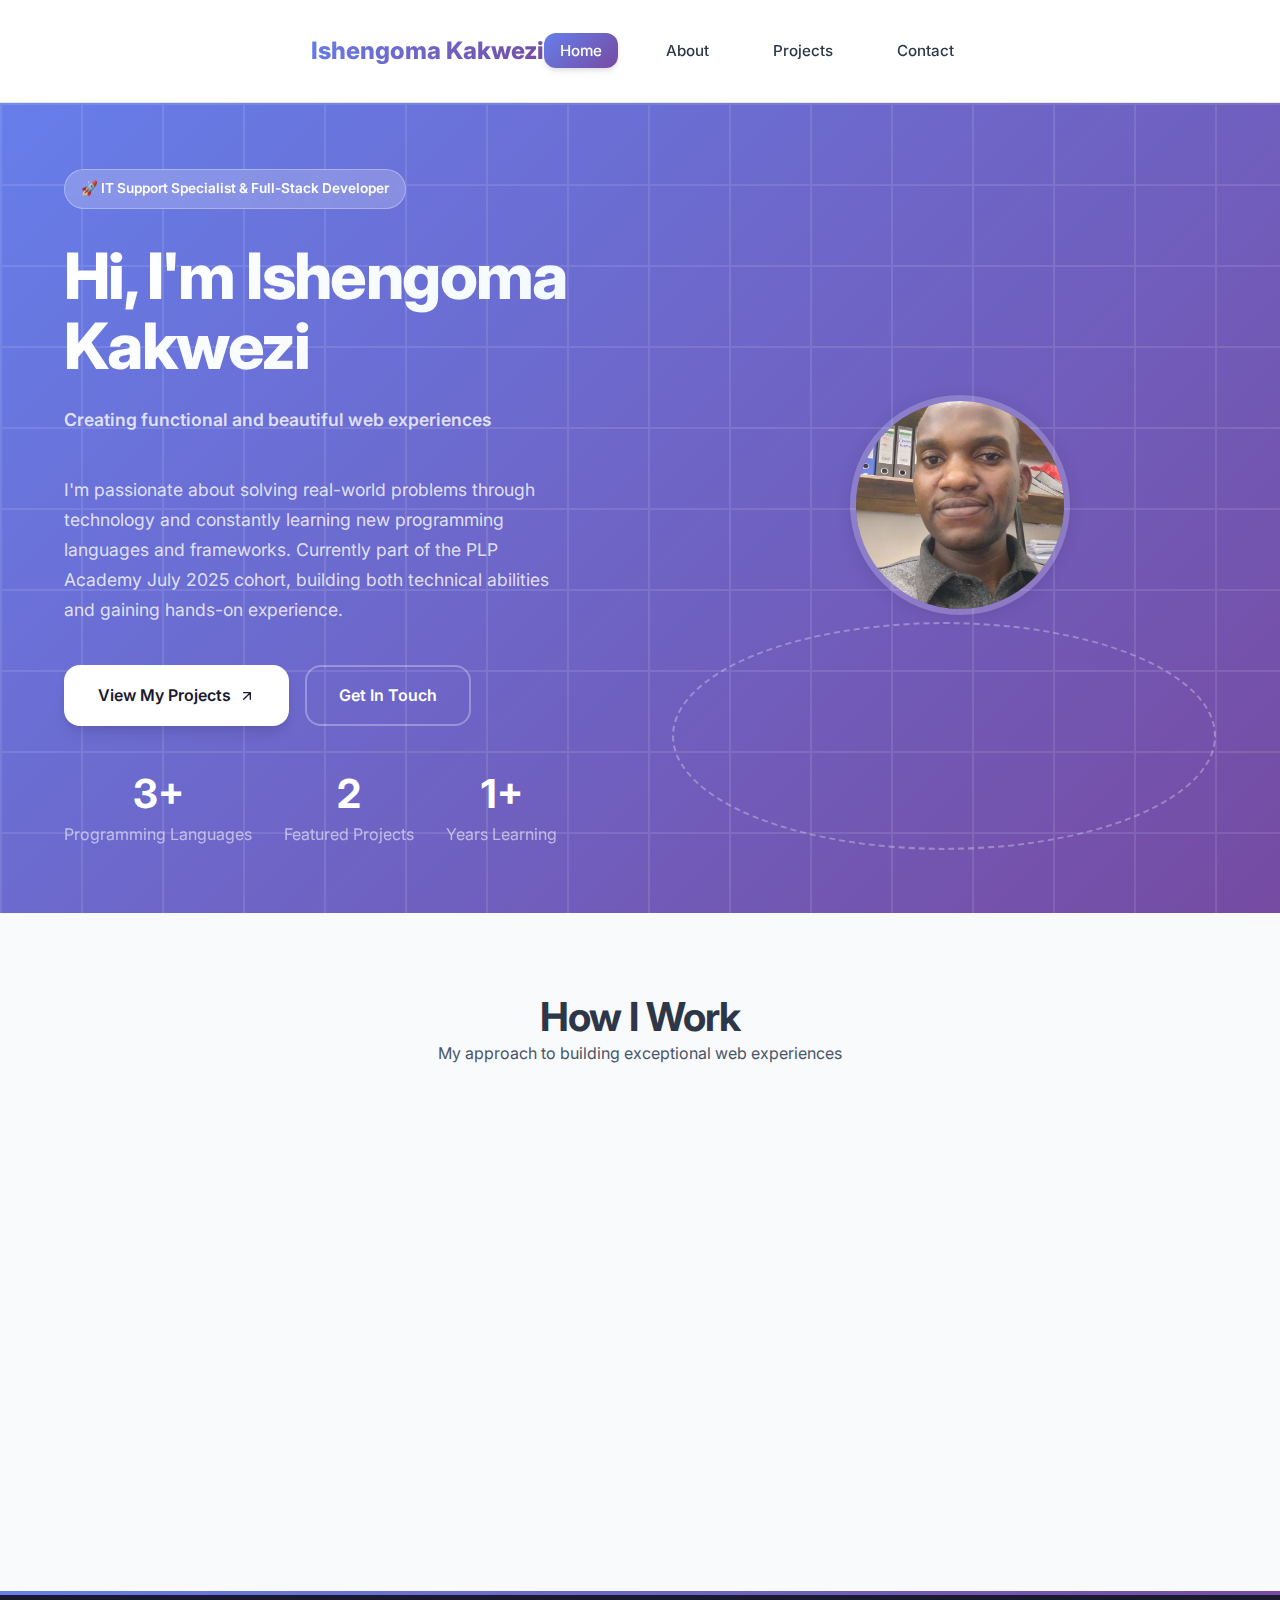
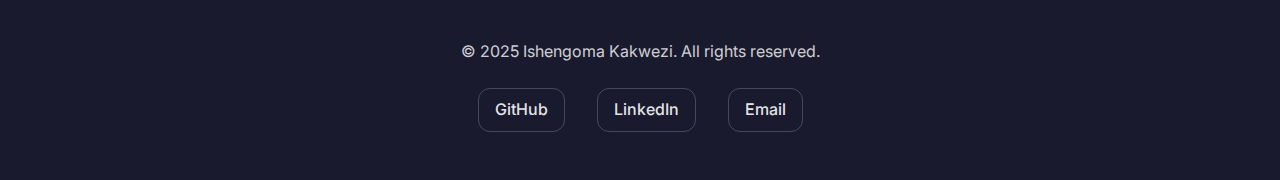
<file: index.html>
<!DOCTYPE html>
<html lang="en">
  <head>
    <meta charset="UTF-8" />
    <meta name="viewport" content="width=device-width, initial-scale=1.0" />
    <title>Ishengoma Kakwezi | Portfolio</title>
    <link rel="preconnect" href="https://fonts.googleapis.com" />
    <link rel="preconnect" href="https://fonts.gstatic.com" crossorigin />
    <link
      href="https://fonts.googleapis.com/css2?family=Inter:wght@300;400;500;600;700;800&display=swap"
      rel="stylesheet"
    />
    <link rel="stylesheet" href="css/style.css" />
    <script defer src="js/script.js"></script>
  </head>
  <body>
    <header>
      <nav class="navbar">
        <div class="container">
          <div class="navbar">
            <div class="logo">Ishengoma Kakwezi</div>
            <ul class="nav-links">
              <li><a href="index.html">Home</a></li>
              <li><a href="about.html">About</a></li>
              <li><a href="projects.html">Projects</a></li>
              <li><a href="contact.html">Contact</a></li>
            </ul>
            <div class="hamburger" id="hamburger-menu">
              <span></span><span></span><span></span>
            </div>
          </div>
        </div>
      </nav>
    </header>
    <main>
      <section class="hero">
        <div class="container">
          <div class="hero-container">
            <div class="hero-content fade-in">
              <div class="hero-badge">
                🚀 IT Support Specialist & Full-Stack Developer
              </div>
              <h1>Hi, I'm Ishengoma Kakwezi</h1>
              <p class="hero-subtitle">
                Creating functional and beautiful web experiences
              </p>
              <p>
                I'm passionate about solving real-world problems through
                technology and constantly learning new programming languages and
                frameworks. Currently part of the PLP Academy July 2025 cohort,
                building both technical abilities and gaining hands-on
                experience.
              </p>
              <div class="hero-buttons">
                <a href="projects.html" class="cta-btn primary">
                  View My Projects
                  <svg
                    width="16"
                    height="16"
                    viewBox="0 0 24 24"
                    fill="none"
                    xmlns="http://www.w3.org/2000/svg"
                  >
                    <path
                      d="M7 17L17 7M17 7H7M17 7V17"
                      stroke="currentColor"
                      stroke-width="2"
                      stroke-linecap="round"
                      stroke-linejoin="round"
                    />
                  </svg>
                </a>
                <a href="contact.html" class="cta-btn secondary">
                  Get In Touch
                </a>
              </div>
              <div class="hero-stats">
                <div class="hero-stat">
                  <span class="stat-number">3+</span>
                  <span class="stat-label">Programming Languages</span>
                </div>
                <div class="hero-stat">
                  <span class="stat-number">2</span>
                  <span class="stat-label">Featured Projects</span>
                </div>
                <div class="hero-stat">
                  <span class="stat-number">1+</span>
                  <span class="stat-label">Years Learning</span>
                </div>
              </div>
            </div>
            <div class="hero-image slide-in">
              <img
                src="images/profile.jpg"
                alt="Ishengoma Kakwezi"
                class="profile-img"
              />
              <div class="hero-decoration"></div>
            </div>
          </div>
        </div>
      </section>

      <!-- Process Section -->
      <section class="section-padding">
        <div class="container">
          <div class="text-center mb-4">
            <h2>How I Work</h2>
            <p>My approach to building exceptional web experiences</p>
          </div>
          <div class="process-grid">
            <div class="process-card fade-in">
              <div class="process-icon">🎯</div>
              <h3>Plan & Research</h3>
              <p>
                Understanding requirements, researching solutions, and creating
                detailed project roadmaps for success.
              </p>
            </div>
            <div class="process-card fade-in">
              <div class="process-icon">💻</div>
              <h3>Design & Code</h3>
              <p>
                Creating user-friendly designs and writing clean, maintainable
                code with modern best practices.
              </p>
            </div>
            <div class="process-card fade-in">
              <div class="process-icon">🚀</div>
              <h3>Test & Deploy</h3>
              <p>
                Thoroughly testing functionality and deploying with performance
                optimization and security in mind.
              </p>
            </div>
          </div>
        </div>
      </section>
    </main>
    <footer>
      <div class="container">
        <div class="footer-content">
          <p>© 2025 Ishengoma Kakwezi. All rights reserved.</p>
          <div class="footer-links">
            <a href="https://github.com/Isheboy" target="_blank">GitHub</a>
            <a
              href="https://www.linkedin.com/in/ishengoma-kakwezi-208392342"
              target="_blank"
              >LinkedIn</a
            >
            <a href="mailto:ishengomakakwezi193@gmail.com">Email</a>
          </div>
        </div>
      </div>
    </footer>
  </body>
</html>
</file>
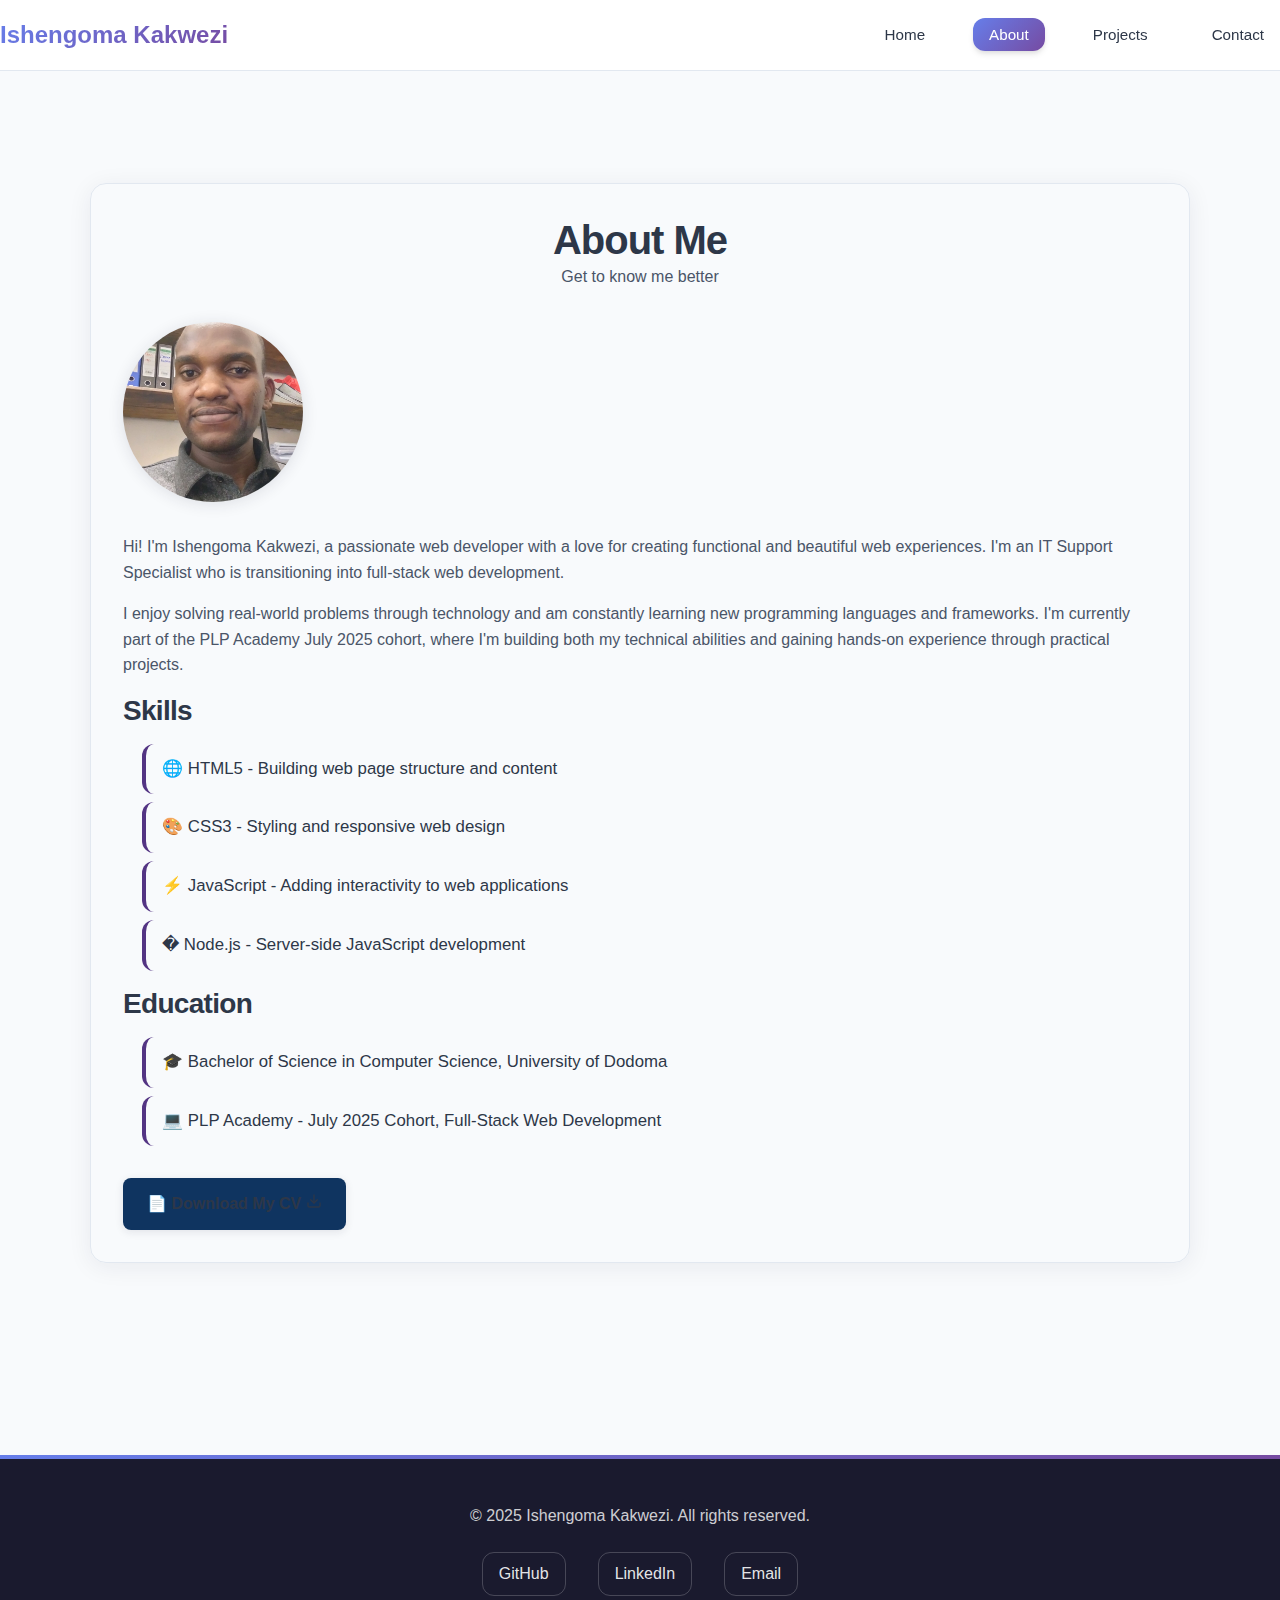
<file: about.html>
<!DOCTYPE html>
<html lang="en">
  <head>
    <meta charset="UTF-8" />
    <meta name="viewport" content="width=device-width, initial-scale=1.0" />
    <title>About | Ishengoma Kakwezi</title>
    <link rel="stylesheet" href="css/style.css" />
    <script defer src="js/script.js"></script>
  </head>
  <body>
    <header>
      <nav class="navbar">
        <div class="logo">Ishengoma Kakwezi</div>
        <ul class="nav-links">
          <li><a href="index.html">Home</a></li>
          <li><a href="about.html">About</a></li>
          <li><a href="projects.html">Projects</a></li>
          <li><a href="contact.html">Contact</a></li>
        </ul>
        <div class="hamburger" id="hamburger-menu">
          <span></span><span></span><span></span>
        </div>
      </nav>
    </header>
    <main>
      <section class="section-padding">
        <div class="container">
          <div class="about-section fade-in">
            <div class="text-center mb-4">
              <h2>About Me</h2>
              <p>Get to know me better</p>
            </div>
            <div class="about-content">
              <img
                src="images/profile.jpg"
                alt="Ishengoma Kakwezi"
                class="about-img slide-in"
              />
              <div>
                <p>
                  Hi! I'm Ishengoma Kakwezi, a passionate web developer with a
                  love for creating functional and beautiful web experiences.
                  I'm an IT Support Specialist who is transitioning into
                  full-stack web development.
                </p>
                <p>
                  I enjoy solving real-world problems through technology and am
                  constantly learning new programming languages and frameworks.
                  I'm currently part of the PLP Academy July 2025 cohort, where
                  I'm building both my technical abilities and gaining hands-on
                  experience through practical projects.
                </p>
                <h3>Skills</h3>
                <ul class="skills-list">
                  <li>🌐 HTML5 - Building web page structure and content</li>
                  <li>🎨 CSS3 - Styling and responsive web design</li>
                  <li>
                    ⚡ JavaScript - Adding interactivity to web applications
                  </li>
                  <li>� Node.js - Server-side JavaScript development</li>
                </ul>
                <h3>Education</h3>
                <ul class="education-list">
                  <li>
                    🎓 Bachelor of Science in Computer Science, University of
                    Dodoma
                  </li>
                  <li>
                    💻 PLP Academy - July 2025 Cohort, Full-Stack Web
                    Development
                  </li>
                </ul>

                <div class="cv-download">
                  <a
                    href="images/ISHENGOMA_KAKWEZI_CV.pdf"
                    class="cv-btn"
                    target="_blank"
                    download
                  >
                    📄 Download My CV
                    <svg
                      width="16"
                      height="16"
                      viewBox="0 0 24 24"
                      fill="none"
                      xmlns="http://www.w3.org/2000/svg"
                    >
                      <path
                        d="M21 15V19C21 19.5304 20.7893 20.0391 20.4142 20.4142C20.0391 20.7893 19.5304 21 19 21H5C4.46957 21 3.96086 20.7893 3.58579 20.4142C3.21071 20.0391 3 19.5304 3 19V15"
                        stroke="currentColor"
                        stroke-width="2"
                        stroke-linecap="round"
                        stroke-linejoin="round"
                      />
                      <path
                        d="M7 10L12 15L17 10"
                        stroke="currentColor"
                        stroke-width="2"
                        stroke-linecap="round"
                        stroke-linejoin="round"
                      />
                      <path
                        d="M12 15V3"
                        stroke="currentColor"
                        stroke-width="2"
                        stroke-linecap="round"
                        stroke-linejoin="round"
                      />
                    </svg>
                  </a>
                </div>
              </div>
            </div>
          </div>
        </div>
      </section>
    </main>
    <footer>
      <div class="footer-content">
        <p>© 2025 Ishengoma Kakwezi. All rights reserved.</p>
        <div class="footer-links">
          <a href="https://github.com/Isheboy" target="_blank">GitHub</a>
          <a
            href="https://www.linkedin.com/in/ishengoma-kakwezi-208392342"
            target="_blank"
            >LinkedIn</a
          >
          <a href="mailto:ishengomakakwezi193@gmail.com">Email</a>
        </div>
      </div>
    </footer>
  </body>
</html>
</file>
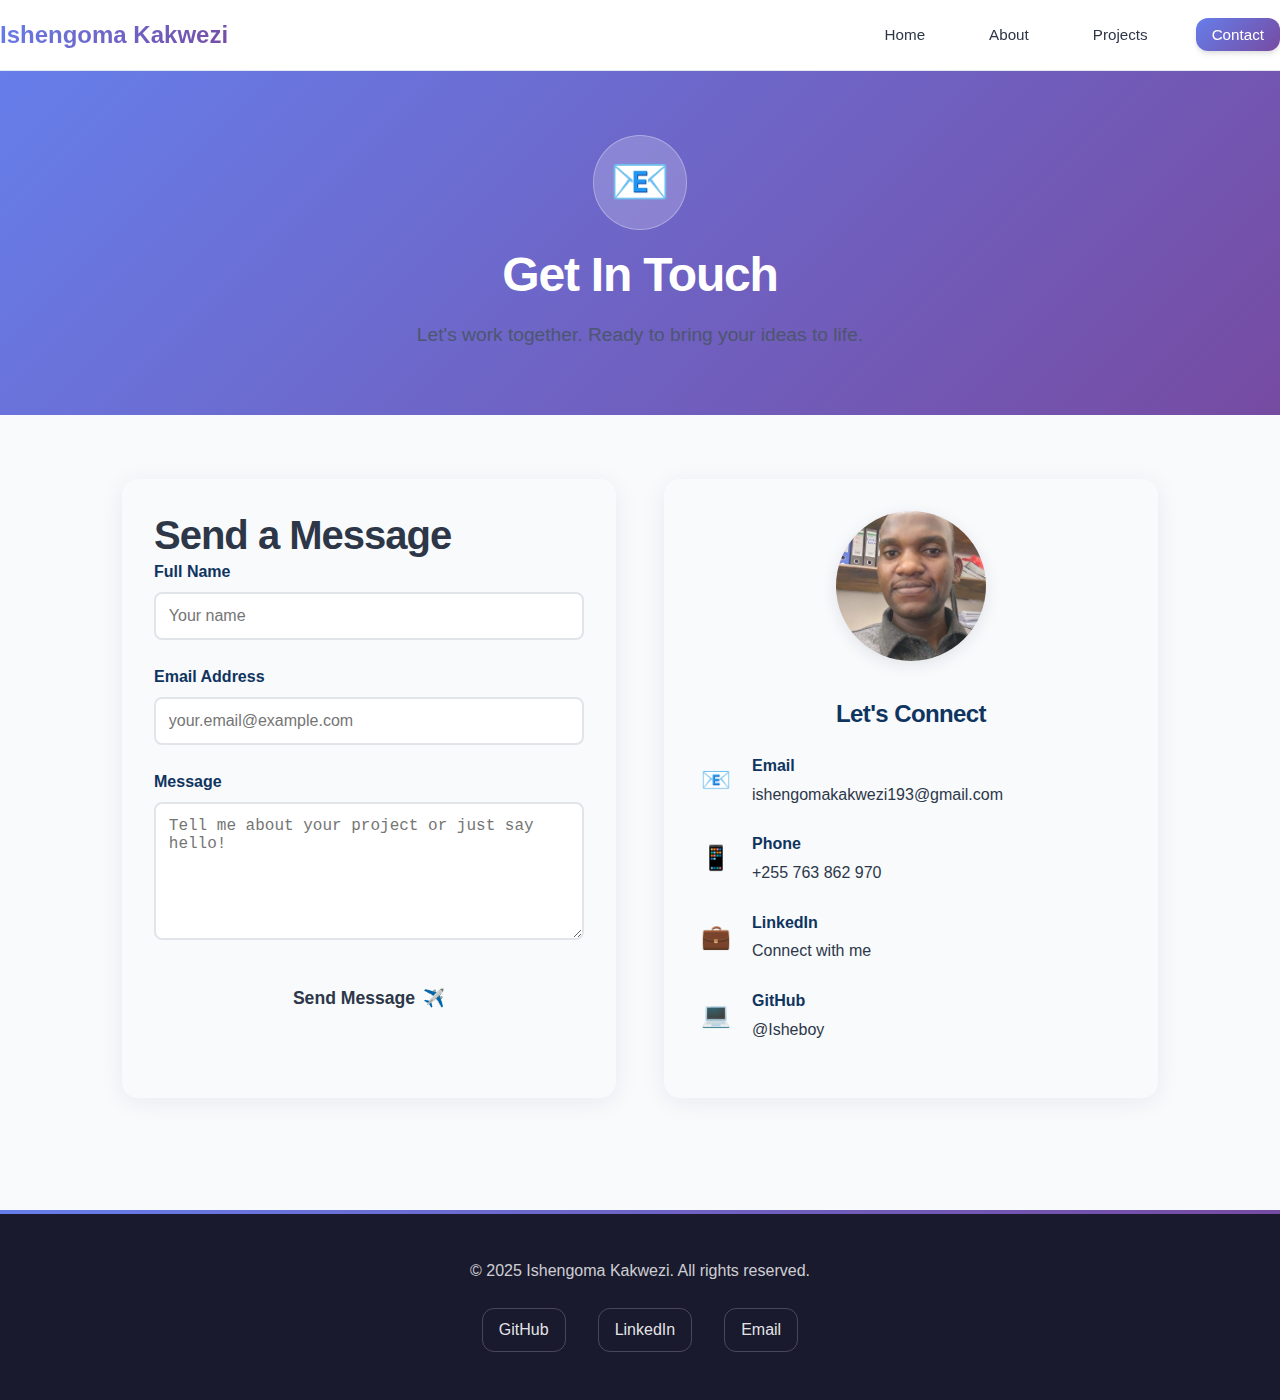
<file: contact.html>
<!DOCTYPE html>
<html lang="en">
  <head>
    <meta charset="UTF-8" />
    <meta name="viewport" content="width=device-width, initial-scale=1.0" />
    <title>Contact | Ishengoma Kakwezi</title>
    <link rel="stylesheet" href="css/style.css" />
    <script defer src="js/script.js"></script>
  </head>
  <body>
    <header>
      <nav class="navbar">
        <div class="logo">Ishengoma Kakwezi</div>
        <ul class="nav-links">
          <li><a href="index.html">Home</a></li>
          <li><a href="about.html">About</a></li>
          <li><a href="projects.html">Projects</a></li>
          <li><a href="contact.html">Contact</a></li>
        </ul>
        <div class="hamburger" id="hamburger-menu">
          <span></span><span></span><span></span>
        </div>
      </nav>
    </header>
    <main>
      <!-- Contact Hero Section -->
      <section class="contact-hero fade-in">
        <div class="container">
          <div class="hero-badge">📧</div>
          <h1>Get In Touch</h1>
          <p>Let's work together. Ready to bring your ideas to life.</p>
        </div>
      </section>

      <section class="contact-section fade-in">
        <div class="contact-container">
          <div class="contact-form-wrapper">
            <h2>Send a Message</h2>
            <form id="contact-form" class="contact-form">
              <div class="form-group">
                <label for="name">Full Name</label>
                <input
                  type="text"
                  id="name"
                  name="name"
                  required
                  placeholder="Your name"
                />
              </div>
              <div class="form-group">
                <label for="email">Email Address</label>
                <input
                  type="email"
                  id="email"
                  name="email"
                  required
                  placeholder="your.email@example.com"
                />
              </div>
              <div class="form-group">
                <label for="message">Message</label>
                <textarea
                  id="message"
                  name="message"
                  rows="6"
                  required
                  placeholder="Tell me about your project or just say hello!"
                ></textarea>
              </div>
              <button type="submit" class="submit-btn">
                <span>Send Message</span>
                <span class="btn-icon">✈️</span>
              </button>
            </form>
          </div>

          <div class="contact-info-wrapper">
            <img
              src="images/profile.jpg"
              alt="Contact Ishengoma"
              class="contact-image"
            />
            <div class="contact-info">
              <h3>Let's Connect</h3>
              <div class="contact-item">
                <span class="contact-icon">📧</span>
                <div>
                  <strong>Email</strong>
                  <a href="mailto:ishengomakakwezi193@gmail.com"
                    >ishengomakakwezi193@gmail.com</a
                  >
                </div>
              </div>
              <div class="contact-item">
                <span class="contact-icon">📱</span>
                <div>
                  <strong>Phone</strong>
                  <a href="tel:+255763862970">+255 763 862 970</a>
                </div>
              </div>
              <div class="contact-item">
                <span class="contact-icon">💼</span>
                <div>
                  <strong>LinkedIn</strong>
                  <a
                    href="https://www.linkedin.com/in/ishengoma-kakwezi-208392342"
                    target="_blank"
                    >Connect with me</a
                  >
                </div>
              </div>
              <div class="contact-item">
                <span class="contact-icon">💻</span>
                <div>
                  <strong>GitHub</strong>
                  <a href="https://github.com/Isheboy" target="_blank"
                    >@Isheboy</a
                  >
                </div>
              </div>
            </div>
          </div>
        </div>
      </section>
    </main>
    <footer>
      <div class="footer-content">
        <p>© 2025 Ishengoma Kakwezi. All rights reserved.</p>
        <div class="footer-links">
          <a href="https://github.com/Isheboy" target="_blank">GitHub</a>
          <a
            href="https://www.linkedin.com/in/ishengoma-kakwezi-208392342"
            target="_blank"
            >LinkedIn</a
          >
          <a href="mailto:ishengomakakwezi193@gmail.com">Email</a>
        </div>
      </div>
    </footer>
  </body>
</html>
</file>
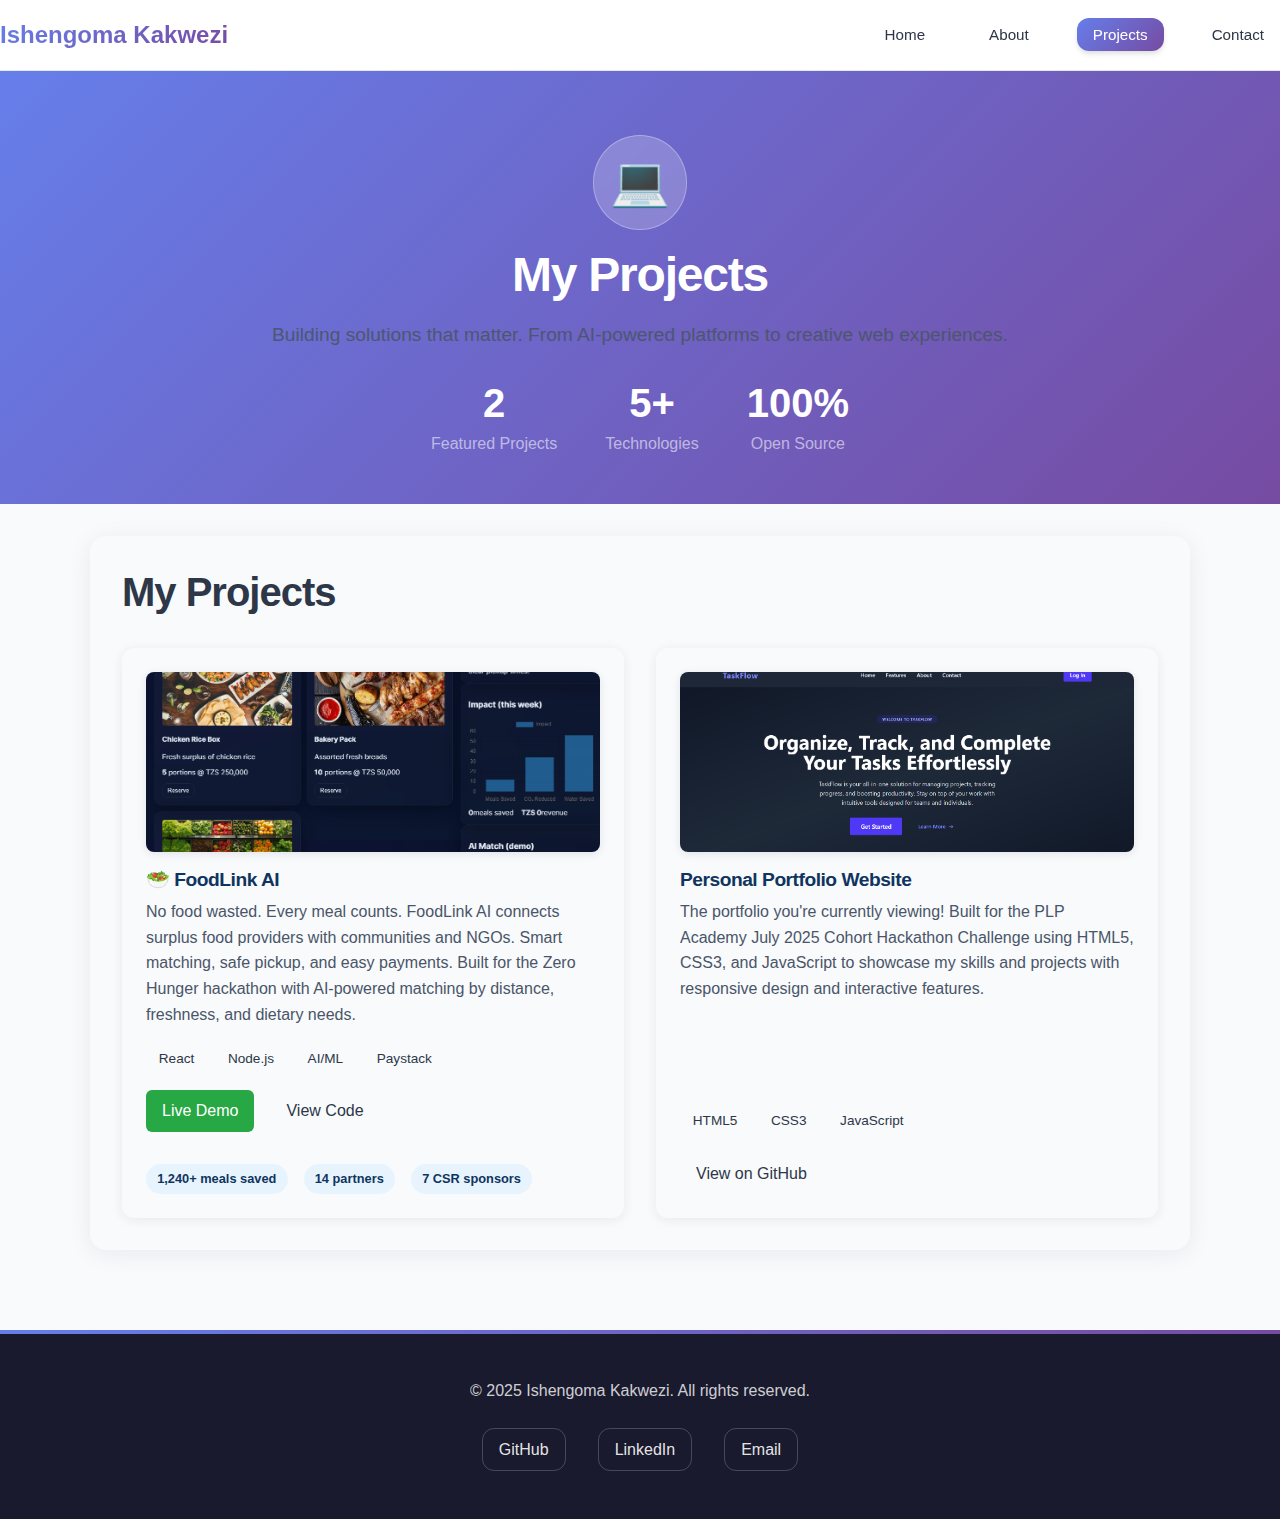
<file: projects.html>
<!DOCTYPE html>
<html lang="en">
  <head>
    <meta charset="UTF-8" />
    <meta name="viewport" content="width=device-width, initial-scale=1.0" />
    <title>Projects | Ishengoma Kakwezi</title>
    <link rel="stylesheet" href="css/style.css" />
    <script defer src="js/script.js"></script>
  </head>
  <body>
    <header>
      <nav class="navbar">
        <div class="logo">Ishengoma Kakwezi</div>
        <ul class="nav-links">
          <li><a href="index.html">Home</a></li>
          <li><a href="about.html">About</a></li>
          <li><a href="projects.html">Projects</a></li>
          <li><a href="contact.html">Contact</a></li>
        </ul>
        <div class="hamburger" id="hamburger-menu">
          <span></span><span></span><span></span>
        </div>
      </nav>
    </header>
    <main>
      <!-- Projects Hero Section -->
      <section class="projects-hero fade-in">
        <div class="container">
          <div class="hero-badge">💻</div>
          <h1>My Projects</h1>
          <p>
            Building solutions that matter. From AI-powered platforms to
            creative web experiences.
          </p>
          <div class="projects-stats">
            <div class="stat-item">
              <span class="stat-number">2</span>
              <span class="stat-label">Featured Projects</span>
            </div>
            <div class="stat-item">
              <span class="stat-number">5+</span>
              <span class="stat-label">Technologies</span>
            </div>
            <div class="stat-item">
              <span class="stat-number">100%</span>
              <span class="stat-label">Open Source</span>
            </div>
          </div>
        </div>
      </section>

      <section class="projects-section fade-in">
        <h2>My Projects</h2>

        <div class="projects-grid">
          <article class="project-card featured-card fade-in">
            <img
              src="images/foodlink-preview.png"
              alt="FoodLink AI - Zero Hunger Solution"
              class="project-image"
            />
            <div class="project-content">
              <h3 class="project-title">🥗 FoodLink AI</h3>
              <p class="project-desc">
                No food wasted. Every meal counts. FoodLink AI connects surplus
                food providers with communities and NGOs. Smart matching, safe
                pickup, and easy payments. Built for the Zero Hunger hackathon
                with AI-powered matching by distance, freshness, and dietary
                needs.
              </p>
              <div class="project-tech">
                <span class="tech-tag">React</span>
                <span class="tech-tag">Node.js</span>
                <span class="tech-tag">AI/ML</span>
                <span class="tech-tag">Paystack</span>
              </div>
              <div class="project-links">
                <a
                  href="https://foodlinkai.netlify.app/"
                  class="project-link live"
                  target="_blank"
                  >Live Demo</a
                >
                <a
                  href="https://github.com/Isheboy/foodlinkai"
                  class="project-link"
                  target="_blank"
                  >View Code</a
                >
              </div>
              <div class="project-stats">
                <span class="stat">1,240+ meals saved</span>
                <span class="stat">14 partners</span>
                <span class="stat">7 CSR sponsors</span>
              </div>
            </div>
          </article>

          <article class="project-card featured-card fade-in">
            <img
              src="images/home.png"
              alt="Personal Portfolio Website"
              class="project-image"
            />
            <div class="project-content">
              <h3 class="project-title">Personal Portfolio Website</h3>
              <p class="project-desc">
                The portfolio you're currently viewing! Built for the PLP
                Academy July 2025 Cohort Hackathon Challenge using HTML5, CSS3,
                and JavaScript to showcase my skills and projects with
                responsive design and interactive features.
              </p>
              <div class="project-tech">
                <span class="tech-tag">HTML5</span>
                <span class="tech-tag">CSS3</span>
                <span class="tech-tag">JavaScript</span>
              </div>
              <a
                href="https://github.com/Isheboy"
                class="project-link"
                target="_blank"
                >View on GitHub</a
              >
            </div>
          </article>
        </div>
      </section>
    </main>
    <footer>
      <div class="footer-content">
        <p>© 2025 Ishengoma Kakwezi. All rights reserved.</p>
        <div class="footer-links">
          <a href="https://github.com/Isheboy" target="_blank">GitHub</a>
          <a
            href="https://www.linkedin.com/in/ishengoma-kakwezi-208392342"
            target="_blank"
            >LinkedIn</a
          >
          <a href="mailto:ishengomakakwezi193@gmail.com">Email</a>
        </div>
      </div>
    </footer>
  </body>
</html>
</file>
<file: css/style.css>
/* style.css - Modern, responsive portfolio with enhanced UI/UX */
:root {
  --primary: #1a1a2e;
  --secondary: #16213e;
  --accent: #0f3460;
  --highlight: #533483;
  --bg-primary: #f8fafc;
  --bg-secondary: #ffffff;
  --text-primary: #2d3748;
  --text-secondary: #4a5568;
  --text-muted: #718096;
  --border: #e2e8f0;
  --shadow-sm: 0 1px 3px 0 rgba(0, 0, 0, 0.1), 0 1px 2px 0 rgba(0, 0, 0, 0.06);
  --shadow-md: 0 4px 6px -1px rgba(0, 0, 0, 0.1),
    0 2px 4px -1px rgba(0, 0, 0, 0.06);
  --shadow-lg: 0 10px 15px -3px rgba(0, 0, 0, 0.1),
    0 4px 6px -2px rgba(0, 0, 0, 0.05);
  --shadow-xl: 0 20px 25px -5px rgba(0, 0, 0, 0.1),
    0 10px 10px -5px rgba(0, 0, 0, 0.04);
  --gradient-primary: linear-gradient(135deg, #667eea 0%, #764ba2 100%);
  --gradient-secondary: linear-gradient(135deg, #f093fb 0%, #f5576c 100%);
  --gradient-accent: linear-gradient(135deg, #4facfe 0%, #00f2fe 100%);
  --border-radius: 0.75rem;
  --border-radius-lg: 1rem;
  --transition: all 0.3s cubic-bezier(0.4, 0, 0.2, 1);
}

* {
  box-sizing: border-box;
  margin: 0;
  padding: 0;
}

html {
  scroll-behavior: smooth;
}

body {
  font-family: "Inter", "SF Pro Display", -apple-system, BlinkMacSystemFont,
    "Segoe UI", Roboto, sans-serif;
  background: var(--bg-primary);
  color: var(--text-primary);
  line-height: 1.6;
  font-size: 16px;
  overflow-x: hidden;
}

/* Typography */
h1,
h2,
h3,
h4,
h5,
h6 {
  font-weight: 700;
  line-height: 1.2;
  letter-spacing: -0.025em;
}

h1 {
  font-size: clamp(2rem, 5vw, 3.5rem);
}
h2 {
  font-size: clamp(1.75rem, 4vw, 2.5rem);
}
h3 {
  font-size: clamp(1.25rem, 3vw, 1.75rem);
}

p {
  color: var(--text-secondary);
  margin-bottom: 1rem;
}

/* Container */
.container {
  max-width: 1200px;
  margin: 0 auto;
  padding: 0 1.5rem;
}

@media (max-width: 768px) {
  .container {
    padding: 0 1rem;
  }
}
/* Header & Navigation */
header {
  background: rgba(255, 255, 255, 0.95);
  backdrop-filter: blur(10px);
  border-bottom: 1px solid var(--border);
  position: sticky;
  top: 0;
  z-index: 1000;
  transition: var(--transition);
}

.navbar {
  display: flex;
  align-items: center;
  justify-content: space-between;
  padding: 1rem 0;
  position: relative;
}

.logo {
  font-weight: 800;
  font-size: 1.5rem;
  background: var(--gradient-primary);
  -webkit-background-clip: text;
  -webkit-text-fill-color: transparent;
  background-clip: text;
  text-decoration: none;
}

.nav-links {
  display: flex;
  list-style: none;
  gap: 2rem;
  align-items: center;
}

.nav-links li a {
  text-decoration: none;
  color: var(--text-primary);
  font-weight: 500;
  font-size: 0.95rem;
  padding: 0.5rem 1rem;
  border-radius: var(--border-radius);
  transition: var(--transition);
  position: relative;
}

.nav-links li a:hover {
  color: var(--highlight);
  background: rgba(102, 126, 234, 0.1);
  transform: translateY(-1px);
}

.nav-links li a.active {
  background: var(--gradient-primary);
  color: white;
  box-shadow: var(--shadow-md);
}

.hamburger {
  display: none;
  flex-direction: column;
  cursor: pointer;
  padding: 0.5rem;
  border-radius: var(--border-radius);
  transition: var(--transition);
}

.hamburger:hover {
  background: rgba(102, 126, 234, 0.1);
}

.hamburger span {
  width: 25px;
  height: 3px;
  background: var(--text-primary);
  border-radius: 2px;
  transition: var(--transition);
  margin: 2px 0;
}

.hamburger.active span:nth-child(1) {
  transform: rotate(45deg) translate(5px, 5px);
}

.hamburger.active span:nth-child(2) {
  opacity: 0;
}

.hamburger.active span:nth-child(3) {
  transform: rotate(-45deg) translate(7px, -6px);
}

@media (max-width: 768px) {
  .nav-links {
    position: fixed;
    top: 0;
    right: -100%;
    width: 280px;
    height: 100vh;
    background: rgba(255, 255, 255, 0.98);
    backdrop-filter: blur(20px);
    flex-direction: column;
    justify-content: center;
    gap: 2rem;
    transition: var(--transition);
    box-shadow: var(--shadow-xl);
  }

  .nav-links.active {
    right: 0;
  }

  .nav-links li a {
    font-size: 1.1rem;
    padding: 1rem 2rem;
    width: 200px;
    text-align: center;
  }

  .hamburger {
    display: flex;
    z-index: 1001;
  }
}
/* Hero Section */
.hero {
  min-height: 90vh;
  display: flex;
  align-items: center;
  background: var(--gradient-primary);
  position: relative;
  overflow: hidden;
}

.hero::before {
  content: "";
  position: absolute;
  top: 0;
  left: 0;
  right: 0;
  bottom: 0;
  background: url('data:image/svg+xml,<svg xmlns="http://www.w3.org/2000/svg" viewBox="0 0 100 100"><defs><pattern id="grid" width="10" height="10" patternUnits="userSpaceOnUse"><path d="M 10 0 L 0 0 0 10" fill="none" stroke="white" stroke-width="0.5" opacity="0.1"/></pattern></defs><rect width="100" height="100" fill="url(%23grid)"/></svg>');
  pointer-events: none;
}

.hero-container {
  display: grid;
  grid-template-columns: 1fr 1fr;
  gap: 4rem;
  align-items: center;
  position: relative;
  z-index: 1;
}

.hero-content {
  color: white;
}

.hero-badge {
  display: inline-flex;
  align-items: center;
  gap: 0.5rem;
  background: rgba(255, 255, 255, 0.2);
  backdrop-filter: blur(10px);
  padding: 0.5rem 1rem;
  border-radius: 50px;
  font-size: 0.85rem;
  font-weight: 600;
  margin-bottom: 2rem;
  border: 1px solid rgba(255, 255, 255, 0.3);
}

.hero h1 {
  font-size: clamp(2.5rem, 6vw, 4rem);
  font-weight: 800;
  margin-bottom: 1.5rem;
  line-height: 1.1;
  background: linear-gradient(135deg, #ffffff 0%, #f0f9ff 100%);
  -webkit-background-clip: text;
  -webkit-text-fill-color: transparent;
  background-clip: text;
}

.hero-subtitle {
  font-size: clamp(1.1rem, 3vw, 1.4rem);
  color: rgba(255, 255, 255, 0.9);
  margin-bottom: 1rem;
  font-weight: 600;
}

.hero p {
  font-size: 1.1rem;
  color: rgba(255, 255, 255, 0.8);
  margin-bottom: 2.5rem;
  max-width: 500px;
  line-height: 1.7;
}

.hero-buttons {
  display: flex;
  gap: 1rem;
  flex-wrap: wrap;
  margin-bottom: 3rem;
}

.cta-btn {
  display: inline-flex;
  align-items: center;
  gap: 0.5rem;
  padding: 1rem 2rem;
  border-radius: var(--border-radius-lg);
  font-weight: 600;
  text-decoration: none;
  transition: var(--transition);
  font-size: 1rem;
  border: 2px solid transparent;
}

.cta-btn.primary {
  background: white;
  color: var(--primary);
  box-shadow: var(--shadow-lg);
}

.cta-btn.primary:hover {
  transform: translateY(-2px);
  box-shadow: var(--shadow-xl);
  background: rgba(255, 255, 255, 0.95);
}

.cta-btn.secondary {
  background: transparent;
  color: white;
  border-color: rgba(255, 255, 255, 0.3);
}

.cta-btn.secondary:hover {
  background: rgba(255, 255, 255, 0.1);
  border-color: rgba(255, 255, 255, 0.5);
  transform: translateY(-2px);
}

.hero-stats {
  display: flex;
  gap: 2rem;
  flex-wrap: wrap;
}

.hero-stat {
  text-align: center;
}

.stat-number {
  display: block;
  font-size: 2rem;
  font-weight: 800;
  color: white;
  line-height: 1;
}

.stat-label {
  font-size: 0.9rem;
  color: rgba(255, 255, 255, 0.7);
  margin-top: 0.25rem;
}

.hero-image {
  position: relative;
  text-align: center;
}

.profile-img {
  width: 320px;
  height: 320px;
  object-fit: cover;
  border-radius: 50%;
  border: 6px solid rgba(255, 255, 255, 0.2);
  box-shadow: var(--shadow-xl);
  transition: var(--transition);
}

.profile-img:hover {
  transform: scale(1.05);
  border-color: rgba(255, 255, 255, 0.4);
}

.hero-decoration {
  position: absolute;
  width: 100%;
  height: 100%;
  border-radius: 50%;
  border: 2px dashed rgba(255, 255, 255, 0.3);
  animation: rotate 20s linear infinite;
}

@keyframes rotate {
  from {
    transform: rotate(0deg);
  }
  to {
    transform: rotate(360deg);
  }
}

@media (max-width: 1024px) {
  .hero-container {
    grid-template-columns: 1fr;
    gap: 3rem;
    text-align: center;
  }

  .hero-image {
    order: -1;
  }

  .profile-img {
    width: 280px;
    height: 280px;
  }
}

@media (max-width: 768px) {
  .hero {
    min-height: 100vh;
    padding: 2rem 0;
  }

  .hero-buttons {
    justify-content: center;
  }

  .cta-btn {
    padding: 0.875rem 1.5rem;
    font-size: 0.95rem;
  }

  .hero-stats {
    justify-content: center;
    gap: 1.5rem;
  }

  .profile-img {
    width: 240px;
    height: 240px;
  }
}

/* Utility Classes */
.section-padding {
  padding: 5rem 0;
}

.text-center {
  text-align: center;
}

.mb-0 {
  margin-bottom: 0;
}
.mb-1 {
  margin-bottom: 0.5rem;
}
.mb-2 {
  margin-bottom: 1rem;
}
.mb-3 {
  margin-bottom: 1.5rem;
}
.mb-4 {
  margin-bottom: 2rem;
}

/* Process Section */
.process-grid {
  display: grid;
  grid-template-columns: repeat(auto-fit, minmax(300px, 1fr));
  gap: 2rem;
  margin-top: 3rem;
}

.process-card {
  background: var(--bg-secondary);
  padding: 2.5rem 2rem;
  border-radius: var(--border-radius-lg);
  text-align: center;
  box-shadow: var(--shadow-sm);
  border: 1px solid var(--border);
  transition: var(--transition);
  position: relative;
  overflow: hidden;
}

.process-card::before {
  content: "";
  position: absolute;
  top: 0;
  left: 0;
  right: 0;
  height: 4px;
  background: var(--gradient-primary);
  transform: scaleX(0);
  transition: var(--transition);
}

.process-card:hover {
  transform: translateY(-5px);
  box-shadow: var(--shadow-lg);
}

.process-card:hover::before {
  transform: scaleX(1);
}

.process-icon {
  font-size: 3rem;
  margin-bottom: 1.5rem;
  display: block;
}

.process-card h3 {
  color: var(--text-primary);
  margin-bottom: 1rem;
  font-size: 1.25rem;
}

.process-card p {
  color: var(--text-secondary);
  line-height: 1.6;
}

@media (max-width: 768px) {
  .process-grid {
    grid-template-columns: 1fr;
    gap: 1.5rem;
  }

  .process-card {
    padding: 2rem 1.5rem;
  }
}

/* About Section */
.about-section {
  background: var(--bg-secondary);
  border-radius: var(--border-radius-lg);
  box-shadow: var(--shadow-sm);
  border: 1px solid var(--border);
  margin: 2rem 0;
}

.about-content {
  display: grid;
  grid-template-columns: 300px 1fr;
  gap: 3rem;
  align-items: start;
}

.about-img {
  width: 100%;
  height: 300px;
  object-fit: cover;
  border-radius: var(--border-radius-lg);
  box-shadow: var(--shadow-md);
}

.skills-list,
.education-list {
  list-style: none;
  margin: 1.5rem 0;
}

.skills-list li,
.education-list li {
  background: var(--bg-primary);
  padding: 0.75rem 1rem;
  margin-bottom: 0.5rem;
  border-radius: var(--border-radius);
  border-left: 4px solid var(--highlight);
  transition: var(--transition);
}

.skills-list li:hover,
.education-list li:hover {
  background: rgba(102, 126, 234, 0.1);
  transform: translateX(5px);
}

.cv-download {
  margin-top: 2rem;
}

.cv-btn {
  display: inline-flex;
  align-items: center;
  gap: 0.5rem;
  background: linear-gradient(135deg, #ff6b6b 0%, #ee5a52 100%);
  color: white;
  text-decoration: none;
  padding: 1rem 2rem;
  border-radius: var(--border-radius-lg);
  font-weight: 600;
  transition: var(--transition);
  box-shadow: 0 4px 15px rgba(255, 107, 107, 0.3);
  border: none;
}

.cv-btn:hover {
  transform: translateY(-2px);
  box-shadow: 0 8px 25px rgba(255, 107, 107, 0.4);
  background: linear-gradient(135deg, #ff5252 0%, #e53e3e 100%);
}

@media (max-width: 768px) {
  .about-content {
    grid-template-columns: 1fr;
    gap: 2rem;
    text-align: center;
  }

  .about-img {
    width: 250px;
    height: 250px;
    margin: 0 auto;
  }
}
.profile-img {
  width: 220px;
  height: 220px;
  object-fit: cover;
  border-radius: 50%;
  box-shadow: 0 2px 16px rgba(34, 34, 59, 0.12);
  margin-left: 2rem;
}
@media (max-width: 900px) {
  .hero {
    flex-direction: column;
    align-items: flex-start;
    padding: 1rem;
  }
  .profile-img {
    margin: 2rem 0 0 0;
    width: 160px;
    height: 160px;
  }
}
.about-section {
  max-width: 1100px;
  margin: 2rem auto;
  background: var(--white);
  border-radius: 16px;
  box-shadow: 0 4px 24px rgba(34, 34, 59, 0.07);
  padding: 2rem;
}
.about-content {
  display: flex;
  gap: 2rem;
  align-items: flex-start;
  flex-wrap: wrap;
}
.about-img {
  width: 180px;
  height: 180px;
  object-fit: cover;
  border-radius: 50%;
  box-shadow: 0 2px 16px rgba(34, 34, 59, 0.12);
}
.skills-list,
.education-list {
  margin: 1rem 0;
  padding-left: 1.2rem;
}
.skills-list li,
.education-list li {
  margin-bottom: 0.5rem;
  font-size: 1.05rem;
}

.cv-download {
  margin-top: 2rem;
}

.cv-btn {
  display: inline-block;
  background: var(--accent);
  color: var(--white);
  text-decoration: none;
  padding: 0.8rem 1.5rem;
  border-radius: 8px;
  font-weight: 600;
  transition: background 0.2s, transform 0.2s;
  box-shadow: 0 2px 8px rgba(34, 34, 59, 0.1);
}

.cv-btn:hover {
  background: var(--cta);
  transform: scale(1.05);
}

.projects-hero {
  background: linear-gradient(135deg, #667eea 0%, #764ba2 100%);
  color: white;
  padding: 4rem 2rem 3rem;
  text-align: center;
  margin-bottom: 2rem;
}

.projects-hero .container {
  max-width: 1100px;
  margin: 0 auto;
}

.projects-hero .hero-badge {
  font-size: 3rem;
  margin-bottom: 1rem;
}

.projects-hero h1 {
  font-size: 3rem;
  margin-bottom: 1rem;
  font-weight: 700;
}

.projects-hero p {
  font-size: 1.2rem;
  margin-bottom: 2rem;
  opacity: 0.9;
}

.projects-stats {
  display: flex;
  justify-content: center;
  gap: 3rem;
  flex-wrap: wrap;
}

.stat-item {
  text-align: center;
}

.stat-number {
  display: block;
  font-size: 2.5rem;
  font-weight: 700;
  color: #fff;
}

.stat-label {
  display: block;
  font-size: 1rem;
  opacity: 0.8;
  margin-top: 0.5rem;
}

@media (max-width: 768px) {
  .projects-hero h1 {
    font-size: 2rem;
  }

  .projects-stats {
    gap: 2rem;
  }

  .stat-number {
    font-size: 2rem;
  }
}
.projects-section {
  max-width: 1100px;
  margin: 2rem auto;
  background: var(--white);
  border-radius: 16px;
  box-shadow: 0 4px 24px rgba(34, 34, 59, 0.07);
  padding: 2rem;
}

.featured-projects {
  margin-bottom: 3rem;
}

.featured-projects h3,
.github-projects h3 {
  color: var(--accent);
  margin-bottom: 1.5rem;
  font-size: 1.5rem;
}

.projects-grid {
  display: grid;
  grid-template-columns: repeat(auto-fit, minmax(280px, 1fr));
  gap: 2rem;
  margin-top: 2rem;
}

.project-card {
  background: var(--bg);
  border-radius: 12px;
  box-shadow: 0 2px 12px rgba(34, 34, 59, 0.08);
  padding: 1.5rem;
  transition: transform 0.2s, box-shadow 0.2s;
  display: flex;
  flex-direction: column;
  justify-content: space-between;
}

.project-card:hover {
  transform: translateY(-8px) scale(1.03);
  box-shadow: 0 6px 24px rgba(34, 34, 59, 0.13);
}

.featured-card {
  min-height: 400px;
}

.project-image {
  width: 100%;
  height: 180px;
  object-fit: cover;
  border-radius: 8px;
  margin-bottom: 1rem;
  box-shadow: 0 2px 8px rgba(34, 34, 59, 0.1);
}

.project-content {
  display: flex;
  flex-direction: column;
  flex-grow: 1;
}

.project-title {
  font-size: 1.2rem;
  font-weight: bold;
  color: var(--accent);
  margin-bottom: 0.5rem;
}

.project-desc {
  font-size: 1rem;
  margin-bottom: 1rem;
  flex-grow: 1;
}

.project-tech {
  display: flex;
  flex-wrap: wrap;
  gap: 0.5rem;
  margin-bottom: 1rem;
}

.tech-tag {
  background: var(--cta);
  color: var(--white);
  padding: 0.3rem 0.8rem;
  border-radius: 20px;
  font-size: 0.85rem;
  font-weight: 500;
}

.project-links {
  display: flex;
  gap: 1rem;
  margin-bottom: 1rem;
}

.project-link {
  color: var(--cta);
  text-decoration: none;
  font-weight: 500;
  transition: color 0.2s;
  margin-top: auto;
  padding: 0.5rem 1rem;
  border-radius: 6px;
  border: 2px solid var(--cta);
}

.project-link:hover {
  color: var(--white);
  background: var(--cta);
}

.project-link.live {
  background: #28a745;
  color: white;
  border-color: #28a745;
}

.project-link.live:hover {
  background: #218838;
  border-color: #1e7e34;
}

.project-stats {
  display: flex;
  gap: 1rem;
  margin-top: 1rem;
  flex-wrap: wrap;
}

.project-stats .stat {
  background: #e8f4fd;
  color: var(--accent);
  padding: 0.3rem 0.7rem;
  border-radius: 15px;
  font-size: 0.8rem;
  font-weight: 600;
}

.github-card {
  min-height: 300px;
}

.project-meta {
  display: flex;
  justify-content: space-between;
  align-items: center;
  margin-top: auto;
  padding-top: 1rem;
  border-top: 1px solid #eee;
}

.project-meta .updated {
  font-size: 0.85rem;
  color: #666;
}

.github-projects {
  margin-top: 3rem;
  padding-top: 2rem;
  border-top: 2px solid #f0f0f0;
}

.contact-hero {
  background: linear-gradient(135deg, #667eea 0%, #764ba2 100%);
  color: white;
  padding: 4rem 2rem 3rem;
  text-align: center;
  margin-bottom: 2rem;
}

.contact-hero .container {
  max-width: 1100px;
  margin: 0 auto;
}

.contact-hero .hero-badge {
  font-size: 3rem;
  margin-bottom: 1rem;
}

.contact-hero h1 {
  font-size: 3rem;
  margin-bottom: 1rem;
  font-weight: 700;
}

.contact-hero p {
  font-size: 1.2rem;
  opacity: 0.9;
}

.contact-container {
  display: grid;
  grid-template-columns: 1fr 1fr;
  gap: 3rem;
  max-width: 1100px;
  margin: 0 auto;
  padding: 2rem;
}

.contact-form-wrapper {
  background: var(--white);
  padding: 2rem;
  border-radius: 16px;
  box-shadow: 0 4px 24px rgba(34, 34, 59, 0.07);
}

.contact-info-wrapper {
  background: var(--white);
  padding: 2rem;
  border-radius: 16px;
  box-shadow: 0 4px 24px rgba(34, 34, 59, 0.07);
  text-align: center;
}

.contact-image {
  width: 150px;
  height: 150px;
  object-fit: cover;
  border-radius: 50%;
  margin-bottom: 2rem;
  box-shadow: 0 4px 16px rgba(34, 34, 59, 0.1);
}

.form-group {
  margin-bottom: 1.5rem;
}

.form-group label {
  display: block;
  margin-bottom: 0.5rem;
  font-weight: 600;
  color: var(--accent);
}

.form-group input,
.form-group textarea {
  width: 100%;
  padding: 0.8rem;
  border: 2px solid #e1e5e9;
  border-radius: 8px;
  font-size: 1rem;
  transition: border-color 0.2s;
}

.form-group input:focus,
.form-group textarea:focus {
  outline: none;
  border-color: var(--cta);
}

.submit-btn {
  background: var(--cta);
  color: var(--white);
  border: none;
  border-radius: 8px;
  padding: 1rem 2rem;
  font-size: 1.1rem;
  font-weight: 600;
  cursor: pointer;
  transition: all 0.2s;
  display: flex;
  align-items: center;
  gap: 0.5rem;
  width: 100%;
  justify-content: center;
}

.submit-btn:hover {
  background: var(--hover);
  transform: translateY(-2px);
  box-shadow: 0 4px 16px rgba(154, 140, 152, 0.3);
}

.contact-info h3 {
  color: var(--accent);
  margin-bottom: 1.5rem;
  font-size: 1.5rem;
}

.contact-item {
  display: flex;
  align-items: center;
  gap: 1rem;
  margin-bottom: 1.5rem;
  text-align: left;
}

.contact-icon {
  font-size: 1.5rem;
  width: 40px;
  text-align: center;
}

.contact-item div {
  flex: 1;
}

.contact-item strong {
  display: block;
  color: var(--accent);
  margin-bottom: 0.2rem;
}

.contact-item a {
  color: var(--cta);
  text-decoration: none;
  transition: color 0.2s;
}

.contact-item a:hover {
  color: var(--hover);
}

@media (max-width: 768px) {
  .contact-container {
    grid-template-columns: 1fr;
    gap: 2rem;
    padding: 1rem;
  }

  .contact-hero h1 {
    font-size: 2rem;
  }

  .contact-image {
    width: 120px;
    height: 120px;
  }
}

/* Footer */
footer {
  background: var(--primary);
  color: white;
  padding: 3rem 0 2rem;
  margin-top: 5rem;
  position: relative;
}

footer::before {
  content: "";
  position: absolute;
  top: 0;
  left: 0;
  right: 0;
  height: 4px;
  background: var(--gradient-primary);
}

.footer-content {
  text-align: center;
}

.footer-content p {
  color: rgba(255, 255, 255, 0.8);
  margin-bottom: 1.5rem;
}

.footer-links {
  display: flex;
  justify-content: center;
  gap: 2rem;
  flex-wrap: wrap;
  margin-bottom: 1rem;
}

.footer-links a {
  color: rgba(255, 255, 255, 0.9);
  text-decoration: none;
  font-weight: 500;
  padding: 0.5rem 1rem;
  border-radius: var(--border-radius);
  transition: var(--transition);
  border: 1px solid rgba(255, 255, 255, 0.2);
}

.footer-links a:hover {
  background: rgba(255, 255, 255, 0.1);
  border-color: rgba(255, 255, 255, 0.4);
  transform: translateY(-2px);
}

@media (max-width: 768px) {
  footer {
    padding: 2rem 0 1.5rem;
  }

  .footer-links {
    gap: 1rem;
  }

  .footer-links a {
    padding: 0.4rem 0.8rem;
    font-size: 0.9rem;
  }
}

/* Animations */
.fade-in {
  opacity: 0;
  transform: translateY(30px);
  transition: opacity 0.8s ease, transform 0.8s ease;
}

.fade-in-animate,
.fade-in.animate {
  opacity: 1;
  transform: translateY(0);
}

.slide-in {
  opacity: 0;
  transform: translateX(-30px);
  transition: opacity 0.8s ease, transform 0.8s ease;
}

.slide-in-animate,
.slide-in.animate {
  opacity: 1;
  transform: translateX(0);
}

/* Loading Animation */
@keyframes pulse {
  0%,
  100% {
    opacity: 1;
  }
  50% {
    opacity: 0.5;
  }
}

.loading {
  animation: pulse 2s infinite;
}

/* Smooth Scrolling Enhancement */
@media (prefers-reduced-motion: no-preference) {
  html {
    scroll-behavior: smooth;
  }
}
@keyframes slideIn {
  to {
    opacity: 1;
    transform: none;
  }
}
</file>
